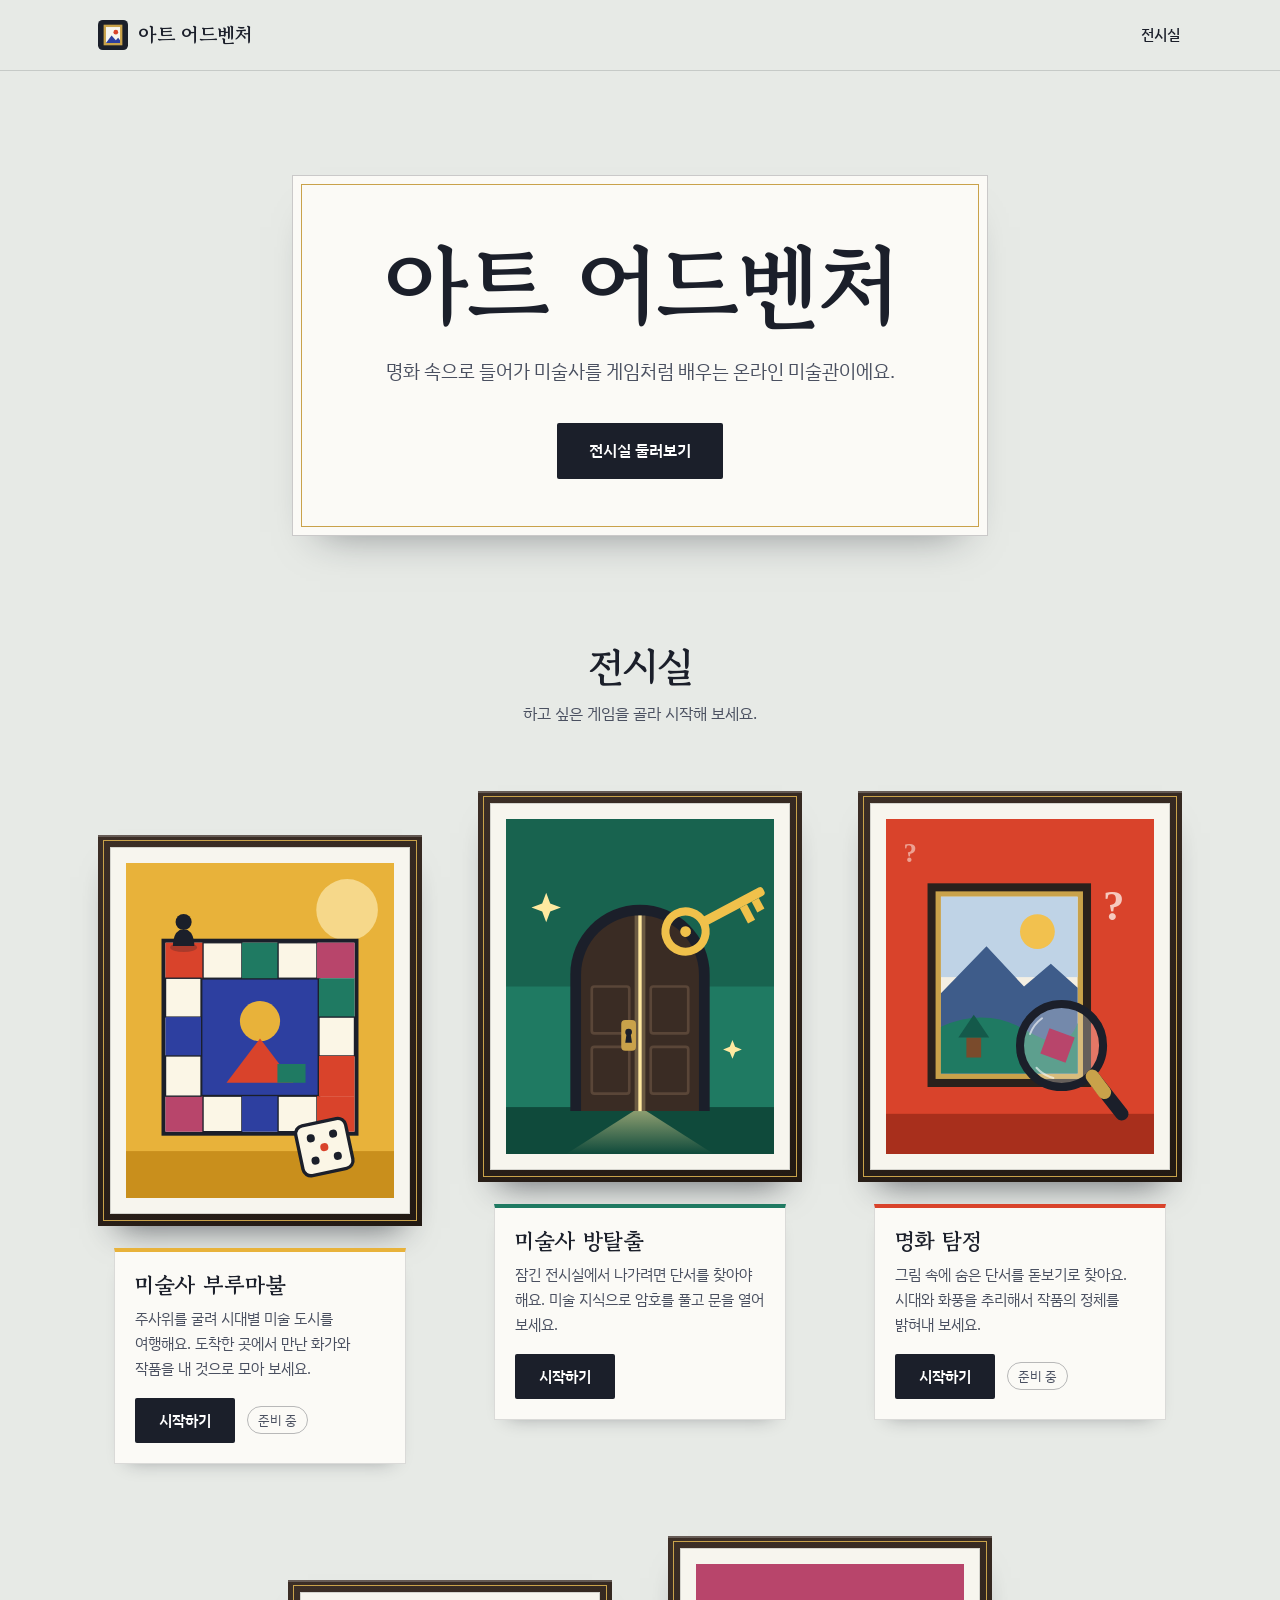
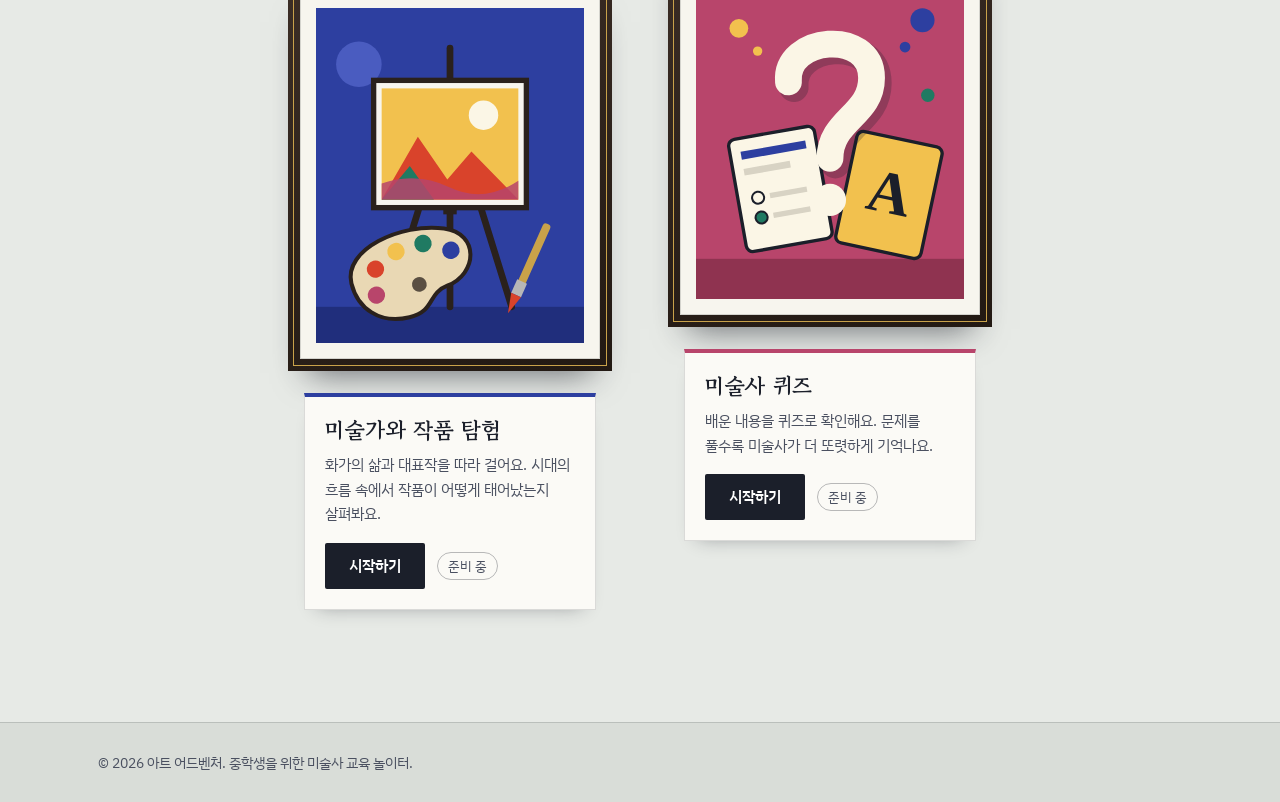
<file: index.html>
<!DOCTYPE html>
<html lang="ko">
<head>
  <meta charset="UTF-8">
  <meta name="viewport" content="width=device-width, initial-scale=1">
  <title>아트 어드벤처 | 미술사 온라인 미술관</title>
  <meta name="description" content="게임으로 배우는 중학생 미술사. 부루마불, 방탈출, 탐정 게임, 퀴즈로 명화와 화가를 만나 보세요.">
  <link rel="icon" href="images/favicon.svg" type="image/svg+xml">
  <link rel="preconnect" href="https://fonts.googleapis.com">
  <link rel="preconnect" href="https://fonts.gstatic.com" crossorigin>
  <link href="https://fonts.googleapis.com/css2?family=Gowun+Batang:wght@400;700&family=IBM+Plex+Sans+KR:wght@400;500;600&display=swap" rel="stylesheet">
  <link rel="stylesheet" href="css/style.css">
</head>
<body>
  <a class="skip-link" href="#gallery">전시실로 바로 가기</a>

  <header class="site-header">
    <div class="site-header-inner">
      <a class="brand" href="index.html">
        <img src="images/favicon.svg" alt="">
        <span data-site-name>아트 어드벤처</span>
      </a>
      <nav class="site-nav" aria-label="주요 메뉴">
        <a href="#gallery">전시실</a>
      </nav>
    </div>
  </header>

  <main>
    <section class="hero" aria-labelledby="site-title">
      <div class="hero-plate">
        <h1 id="site-title" data-site-name>아트 어드벤처</h1>
        <p class="hero-lead">명화 속으로 들어가 미술사를 게임처럼 배우는 온라인 미술관이에요.</p>
        <div class="hero-cta">
          <a class="btn btn-large" href="#gallery">전시실 둘러보기</a>
        </div>
      </div>
    </section>

    <section class="rooms" id="gallery" aria-labelledby="rooms-title">
      <div class="rooms-head">
        <h2 id="rooms-title">전시실</h2>
        <p>하고 싶은 게임을 골라 시작해 보세요.</p>
      </div>
      <div class="gallery" id="gallery-list">
        <noscript><p class="empty">게임 목록을 보려면 브라우저에서 JavaScript를 켜 주세요.</p></noscript>
      </div>
    </section>
  </main>

  <footer class="site-footer">
    <div class="site-footer-inner">
      <p>&copy; 2026 <span data-site-name>아트 어드벤처</span>. 중학생을 위한 미술사 교육 놀이터.</p>
    </div>
  </footer>

  <script src="js/games.js"></script>
  <script src="js/main.js"></script>
</body>
</html>
</file>
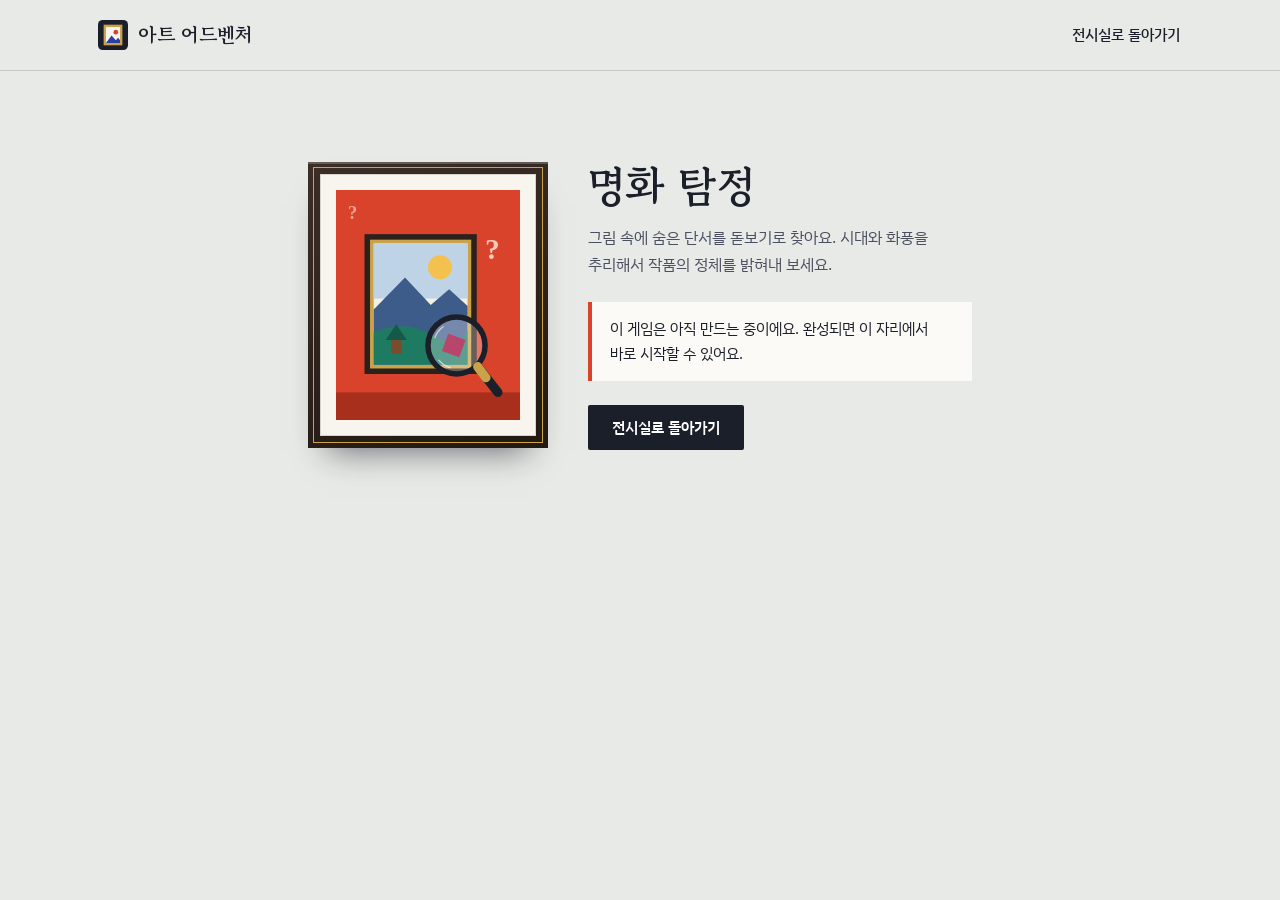
<file: games/art-detective/index.html>
<!DOCTYPE html>
<html lang="ko">
<head>
  <meta charset="UTF-8">
  <meta name="viewport" content="width=device-width, initial-scale=1">
  <title>게임 | 아트 어드벤처</title>
  <link rel="icon" href="../../images/favicon.svg" type="image/svg+xml">
  <link rel="preconnect" href="https://fonts.googleapis.com">
  <link rel="preconnect" href="https://fonts.gstatic.com" crossorigin>
  <link href="https://fonts.googleapis.com/css2?family=Gowun+Batang:wght@400;700&family=IBM+Plex+Sans+KR:wght@400;500;600&display=swap" rel="stylesheet">
  <link rel="stylesheet" href="../../css/style.css">
</head>
<body data-game="art-detective">
  <header class="site-header">
    <div class="site-header-inner">
      <a class="brand" href="../../index.html">
        <img src="../../images/favicon.svg" alt="">
        <span data-site-name>아트 어드벤처</span>
      </a>
      <nav class="site-nav" aria-label="주요 메뉴">
        <a href="../../index.html#gallery">전시실로 돌아가기</a>
      </nav>
    </div>
  </header>

  <main class="game-stage">
    <div class="frame">
      <div class="mat"><img id="game-image" src="../../images/favicon.svg" alt="" width="400" height="500"></div>
    </div>
    <div class="game-info">
      <h1 id="game-title">게임</h1>
      <p class="summary" id="game-summary"></p>
      <p class="notice">이 게임은 아직 만드는 중이에요. 완성되면 이 자리에서 바로 시작할 수 있어요.</p>
      <a class="btn" href="../../index.html#gallery">전시실로 돌아가기</a>
    </div>
  </main>

  <script src="../../js/games.js"></script>
  <script src="../../js/game-page.js"></script>
</body>
</html>
</file>
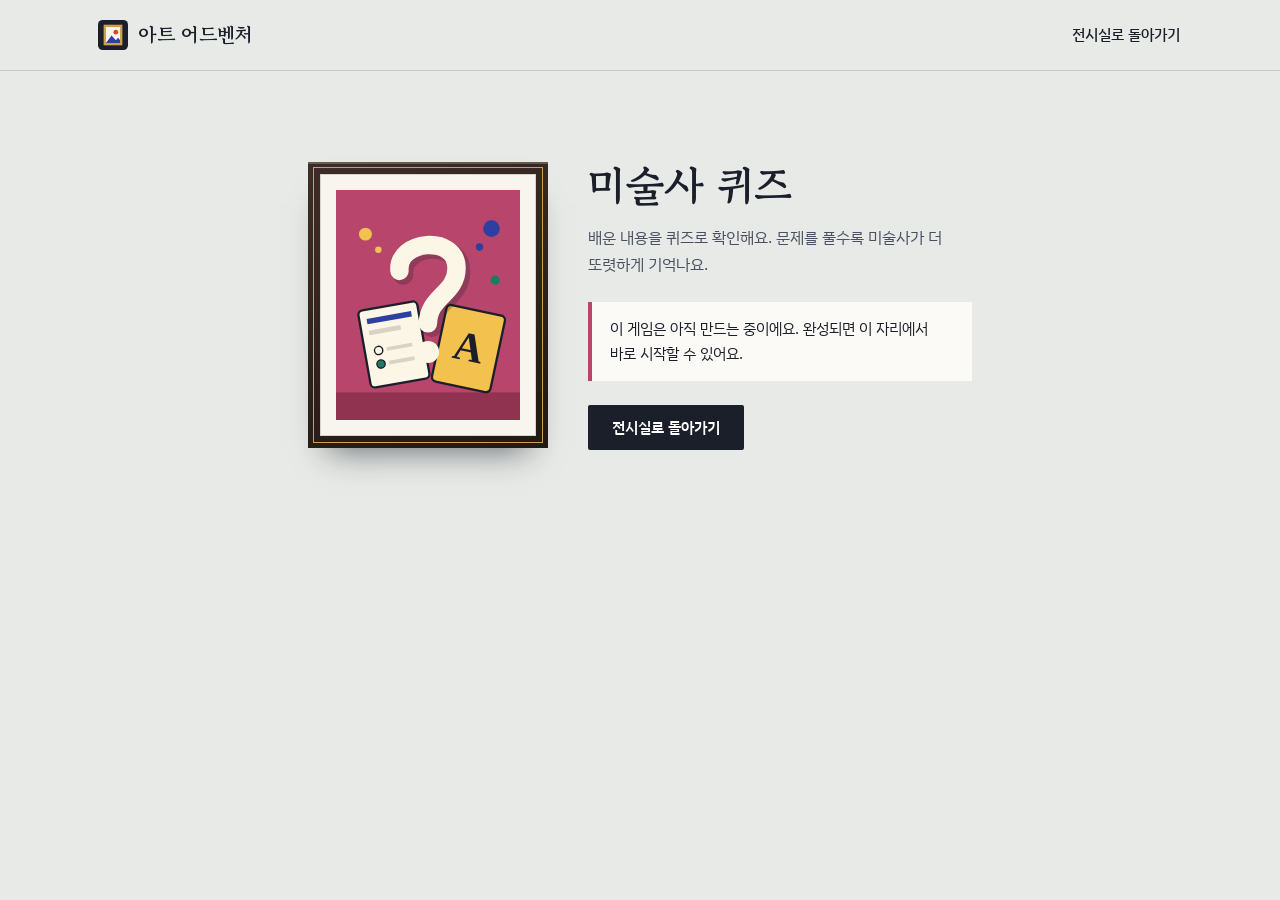
<file: games/art-quiz/index.html>
<!DOCTYPE html>
<html lang="ko">
<head>
  <meta charset="UTF-8">
  <meta name="viewport" content="width=device-width, initial-scale=1">
  <title>게임 | 아트 어드벤처</title>
  <link rel="icon" href="../../images/favicon.svg" type="image/svg+xml">
  <link rel="preconnect" href="https://fonts.googleapis.com">
  <link rel="preconnect" href="https://fonts.gstatic.com" crossorigin>
  <link href="https://fonts.googleapis.com/css2?family=Gowun+Batang:wght@400;700&family=IBM+Plex+Sans+KR:wght@400;500;600&display=swap" rel="stylesheet">
  <link rel="stylesheet" href="../../css/style.css">
</head>
<body data-game="art-quiz">
  <header class="site-header">
    <div class="site-header-inner">
      <a class="brand" href="../../index.html">
        <img src="../../images/favicon.svg" alt="">
        <span data-site-name>아트 어드벤처</span>
      </a>
      <nav class="site-nav" aria-label="주요 메뉴">
        <a href="../../index.html#gallery">전시실로 돌아가기</a>
      </nav>
    </div>
  </header>

  <main class="game-stage">
    <div class="frame">
      <div class="mat"><img id="game-image" src="../../images/favicon.svg" alt="" width="400" height="500"></div>
    </div>
    <div class="game-info">
      <h1 id="game-title">게임</h1>
      <p class="summary" id="game-summary"></p>
      <p class="notice">이 게임은 아직 만드는 중이에요. 완성되면 이 자리에서 바로 시작할 수 있어요.</p>
      <a class="btn" href="../../index.html#gallery">전시실로 돌아가기</a>
    </div>
  </main>

  <script src="../../js/games.js"></script>
  <script src="../../js/game-page.js"></script>
</body>
</html>
</file>
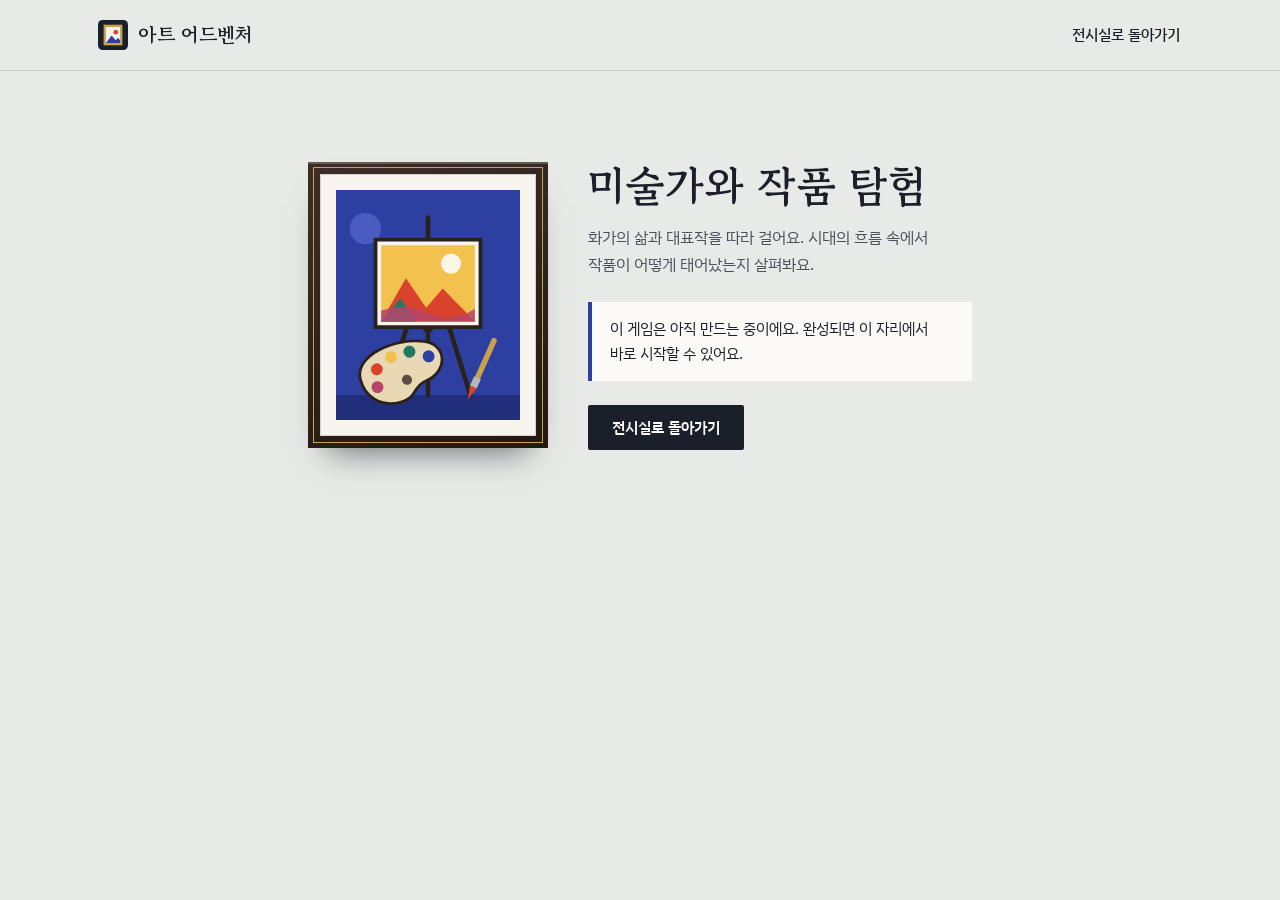
<file: games/artist-explorer/index.html>
<!DOCTYPE html>
<html lang="ko">
<head>
  <meta charset="UTF-8">
  <meta name="viewport" content="width=device-width, initial-scale=1">
  <title>게임 | 아트 어드벤처</title>
  <link rel="icon" href="../../images/favicon.svg" type="image/svg+xml">
  <link rel="preconnect" href="https://fonts.googleapis.com">
  <link rel="preconnect" href="https://fonts.gstatic.com" crossorigin>
  <link href="https://fonts.googleapis.com/css2?family=Gowun+Batang:wght@400;700&family=IBM+Plex+Sans+KR:wght@400;500;600&display=swap" rel="stylesheet">
  <link rel="stylesheet" href="../../css/style.css">
</head>
<body data-game="artist-explorer">
  <header class="site-header">
    <div class="site-header-inner">
      <a class="brand" href="../../index.html">
        <img src="../../images/favicon.svg" alt="">
        <span data-site-name>아트 어드벤처</span>
      </a>
      <nav class="site-nav" aria-label="주요 메뉴">
        <a href="../../index.html#gallery">전시실로 돌아가기</a>
      </nav>
    </div>
  </header>

  <main class="game-stage">
    <div class="frame">
      <div class="mat"><img id="game-image" src="../../images/favicon.svg" alt="" width="400" height="500"></div>
    </div>
    <div class="game-info">
      <h1 id="game-title">게임</h1>
      <p class="summary" id="game-summary"></p>
      <p class="notice">이 게임은 아직 만드는 중이에요. 완성되면 이 자리에서 바로 시작할 수 있어요.</p>
      <a class="btn" href="../../index.html#gallery">전시실로 돌아가기</a>
    </div>
  </main>

  <script src="../../js/games.js"></script>
  <script src="../../js/game-page.js"></script>
</body>
</html>
</file>
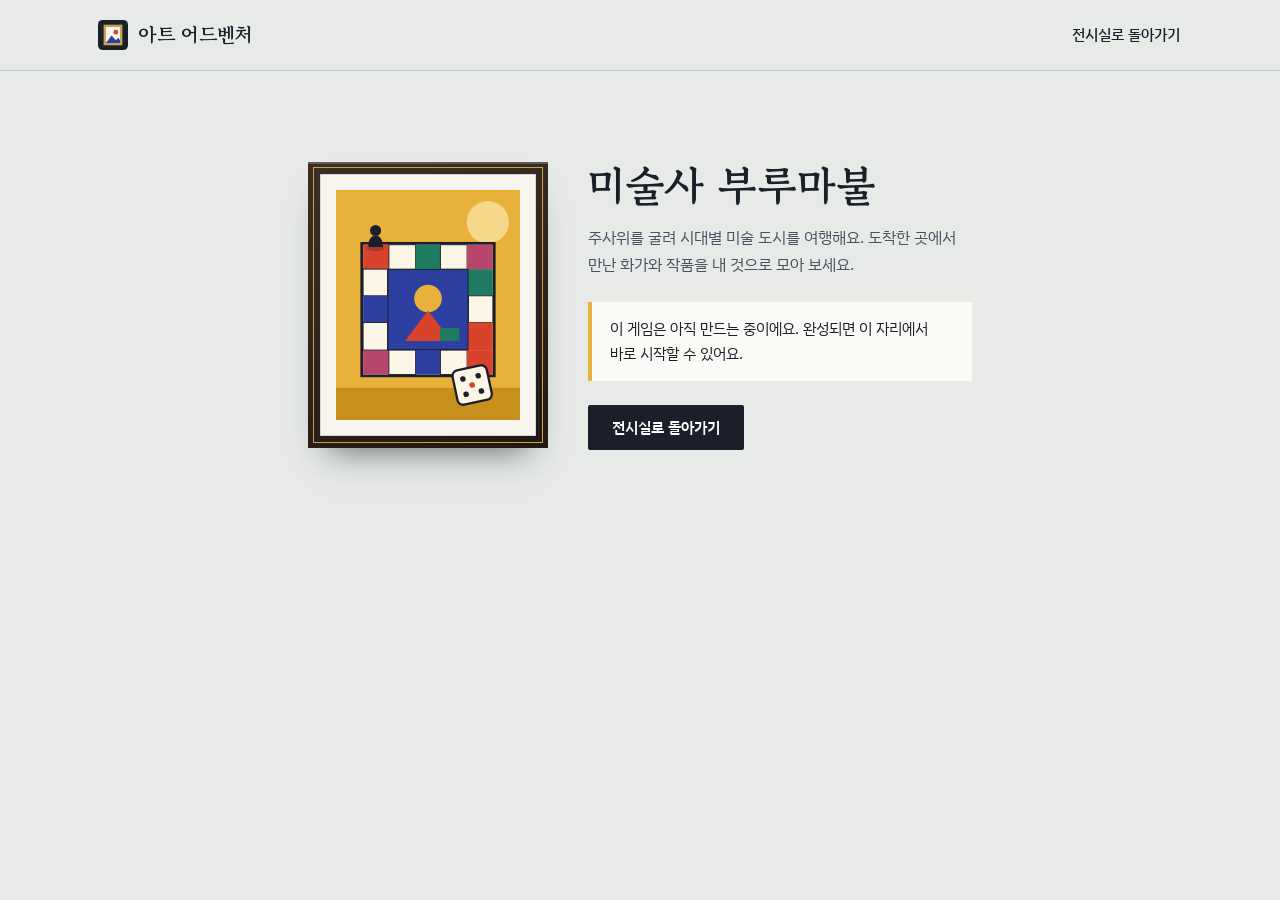
<file: games/borumarble/index.html>
<!DOCTYPE html>
<html lang="ko">
<head>
  <meta charset="UTF-8">
  <meta name="viewport" content="width=device-width, initial-scale=1">
  <title>게임 | 아트 어드벤처</title>
  <link rel="icon" href="../../images/favicon.svg" type="image/svg+xml">
  <link rel="preconnect" href="https://fonts.googleapis.com">
  <link rel="preconnect" href="https://fonts.gstatic.com" crossorigin>
  <link href="https://fonts.googleapis.com/css2?family=Gowun+Batang:wght@400;700&family=IBM+Plex+Sans+KR:wght@400;500;600&display=swap" rel="stylesheet">
  <link rel="stylesheet" href="../../css/style.css">
</head>
<body data-game="borumarble">
  <header class="site-header">
    <div class="site-header-inner">
      <a class="brand" href="../../index.html">
        <img src="../../images/favicon.svg" alt="">
        <span data-site-name>아트 어드벤처</span>
      </a>
      <nav class="site-nav" aria-label="주요 메뉴">
        <a href="../../index.html#gallery">전시실로 돌아가기</a>
      </nav>
    </div>
  </header>

  <main class="game-stage">
    <div class="frame">
      <div class="mat"><img id="game-image" src="../../images/favicon.svg" alt="" width="400" height="500"></div>
    </div>
    <div class="game-info">
      <h1 id="game-title">게임</h1>
      <p class="summary" id="game-summary"></p>
      <p class="notice">이 게임은 아직 만드는 중이에요. 완성되면 이 자리에서 바로 시작할 수 있어요.</p>
      <a class="btn" href="../../index.html#gallery">전시실로 돌아가기</a>
    </div>
  </main>

  <script src="../../js/games.js"></script>
  <script src="../../js/game-page.js"></script>
</body>
</html>
</file>
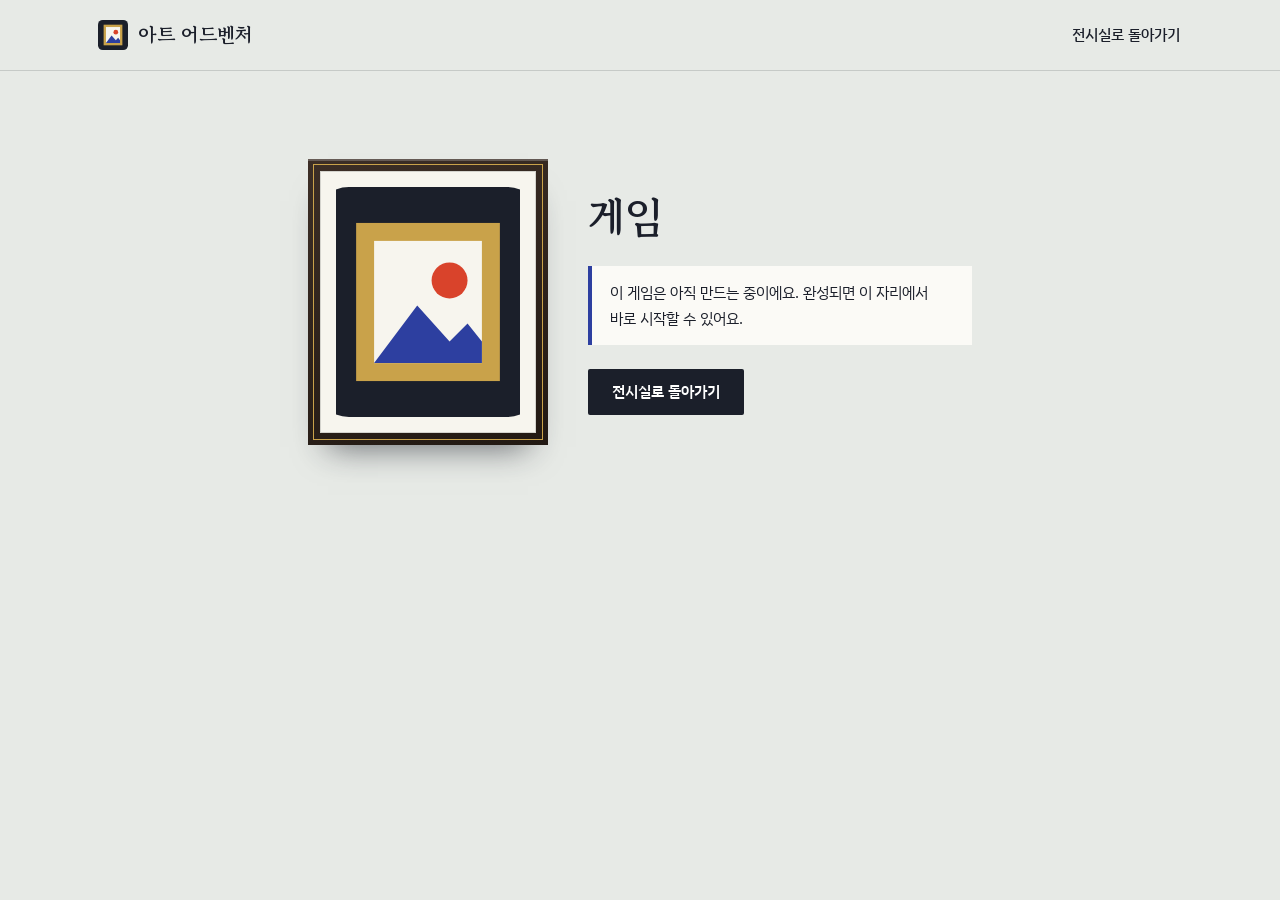
<file: games/_template.html>
<!DOCTYPE html>
<html lang="ko">
<head>
  <meta charset="UTF-8">
  <meta name="viewport" content="width=device-width, initial-scale=1">
  <title>게임 | 아트 어드벤처</title>
  <link rel="icon" href="../../images/favicon.svg" type="image/svg+xml">
  <link rel="preconnect" href="https://fonts.googleapis.com">
  <link rel="preconnect" href="https://fonts.gstatic.com" crossorigin>
  <link href="https://fonts.googleapis.com/css2?family=Gowun+Batang:wght@400;700&family=IBM+Plex+Sans+KR:wght@400;500;600&display=swap" rel="stylesheet">
  <link rel="stylesheet" href="../../css/style.css">
</head>
<body data-game="GAME_ID">
  <header class="site-header">
    <div class="site-header-inner">
      <a class="brand" href="../../index.html">
        <img src="../../images/favicon.svg" alt="">
        <span data-site-name>아트 어드벤처</span>
      </a>
      <nav class="site-nav" aria-label="주요 메뉴">
        <a href="../../index.html#gallery">전시실로 돌아가기</a>
      </nav>
    </div>
  </header>

  <main class="game-stage">
    <div class="frame">
      <div class="mat"><img id="game-image" src="../../images/favicon.svg" alt="" width="400" height="500"></div>
    </div>
    <div class="game-info">
      <h1 id="game-title">게임</h1>
      <p class="summary" id="game-summary"></p>
      <p class="notice">이 게임은 아직 만드는 중이에요. 완성되면 이 자리에서 바로 시작할 수 있어요.</p>
      <a class="btn" href="../../index.html#gallery">전시실로 돌아가기</a>
    </div>
  </main>

  <script src="../../js/games.js"></script>
  <script src="../../js/game-page.js"></script>
</body>
</html>
</file>
<file: css/style.css>
/* ==========================================================
   아트 어드벤처 : 온라인 미술관 스타일
   색: 회벽(wall) 바탕 + 물감 색 포인트
   ========================================================== */

:root {
  --wall: #E7EAE6;
  --wall-deep: #D9DDD8;
  --ink: #1B1F2A;
  --ink-soft: #4A5060;
  --paper: #FBFAF6;
  --gold: #C9A24A;
  --ultramarine: #2D3FA0;
  --accent: #2D3FA0;

  --font-display: 'Gowun Batang', 'Nanum Myeongjo', 'Noto Serif KR', serif;
  --font-body: 'IBM Plex Sans KR', 'Noto Sans KR', 'Apple SD Gothic Neo', 'Malgun Gothic', sans-serif;

  --max: 1180px;
  --gutter: clamp(20px, 5vw, 48px);
}

*, *::before, *::after { box-sizing: border-box; }

html { scroll-behavior: smooth; }

body {
  margin: 0;
  background: var(--wall);
  color: var(--ink);
  font-family: var(--font-body);
  font-size: 16px;
  line-height: 1.7;
  -webkit-font-smoothing: antialiased;
  word-break: keep-all;
}

img { max-width: 100%; }

a { color: inherit; }

a:focus-visible,
.btn:focus-visible {
  outline: 3px solid var(--ultramarine);
  outline-offset: 3px;
}

.skip-link {
  position: absolute;
  left: 12px;
  top: -60px;
  background: var(--ink);
  color: #fff;
  padding: 10px 16px;
  z-index: 10;
  text-decoration: none;
}
.skip-link:focus { top: 12px; }

/* ---------- 상단 바 ---------- */
.site-header {
  border-bottom: 1px solid rgba(27, 31, 42, 0.16);
}
.site-header-inner {
  max-width: var(--max);
  margin: 0 auto;
  padding: 18px var(--gutter);
  display: flex;
  align-items: center;
  justify-content: space-between;
  gap: 16px;
}
.brand {
  display: inline-flex;
  align-items: center;
  gap: 10px;
  text-decoration: none;
  font-family: var(--font-display);
  font-weight: 700;
  font-size: 20px;
}
.brand img { width: 30px; height: 30px; display: block; }
.site-nav a {
  text-decoration: none;
  font-weight: 500;
  font-size: 15px;
  padding: 6px 2px;
  border-bottom: 2px solid transparent;
}
.site-nav a:hover { border-bottom-color: var(--ink); }

/* ---------- 입구 (히어로) ---------- */
.hero {
  max-width: var(--max);
  margin: 0 auto;
  padding: clamp(48px, 9vw, 104px) var(--gutter) clamp(40px, 7vw, 80px);
  text-align: center;
}
.hero-plate {
  display: inline-block;
  max-width: 100%;
  padding: clamp(28px, 5vw, 56px) clamp(28px, 7vw, 96px);
  background: var(--paper);
  border: 1px solid rgba(27, 31, 42, 0.22);
  outline: 1px solid var(--gold);
  outline-offset: -10px;
  box-shadow: 0 24px 40px -28px rgba(27, 31, 42, 0.5);
  animation: plate-in 0.9s ease-out both;
}
.hero h1 {
  margin: 0;
  font-family: var(--font-display);
  font-weight: 700;
  font-size: clamp(44px, 9vw, 92px);
  line-height: 1.12;
  letter-spacing: -0.02em;
}
.hero-lead {
  margin: 20px auto 0;
  max-width: 30em;
  font-size: clamp(16px, 2.2vw, 19px);
  color: var(--ink-soft);
}
.hero-cta {
  margin-top: 36px;
}

@keyframes plate-in {
  from { opacity: 0; transform: translateY(-14px); }
  to   { opacity: 1; transform: translateY(0); }
}

/* ---------- 전시실 ---------- */
.rooms {
  max-width: var(--max);
  margin: 0 auto;
  padding: 24px var(--gutter) clamp(64px, 9vw, 112px);
}
.rooms-head {
  text-align: center;
  margin-bottom: clamp(36px, 6vw, 64px);
}
.rooms-head h2 {
  margin: 0;
  font-family: var(--font-display);
  font-size: clamp(28px, 4vw, 40px);
  line-height: 1.3;
}
.rooms-head p {
  margin: 8px 0 0;
  color: var(--ink-soft);
}

/* 개수가 늘어도 마지막 줄이 가운데 정렬돼요 */
.gallery {
  --gap: clamp(32px, 5vw, 56px);
  display: flex;
  flex-wrap: wrap;
  justify-content: center;
  gap: clamp(40px, 6vw, 72px) var(--gap);
}

.exhibit {
  flex: 0 0 calc((100% - 2 * var(--gap)) / 3);
  min-width: 0;
}

/* 갤러리 벽처럼 가운데 열을 살짝 아래로 걸어요 */
.exhibit:nth-child(3n + 2) { margin-top: 44px; }

/* 액자 */
.frame {
  display: block;
  padding: 12px;
  background: linear-gradient(160deg, #3C2E26, #221913);
  outline: 1px solid var(--gold);
  outline-offset: -6px;
  box-shadow:
    0 22px 32px -20px rgba(27, 31, 42, 0.65),
    0 2px 0 rgba(255, 255, 255, 0.22) inset;
}
.mat {
  background: #F7F5EE;
  padding: clamp(10px, 1.6vw, 16px);
  box-shadow: inset 0 0 0 1px rgba(0, 0, 0, 0.14);
}
.mat img {
  display: block;
  width: 100%;
  height: auto;
  aspect-ratio: 4 / 5;
  object-fit: cover;
}

/* 작품 설명 카드 */
.placard {
  width: 90%;
  margin: 22px auto 0;
  padding: 18px 20px 20px;
  background: var(--paper);
  border: 1px solid rgba(27, 31, 42, 0.14);
  border-top: 4px solid var(--accent);
  box-shadow: 0 10px 18px -14px rgba(27, 31, 42, 0.45);
}
.placard-title {
  margin: 0;
  font-family: var(--font-display);
  font-size: 22px;
  line-height: 1.35;
}
.placard-text {
  margin: 8px 0 0;
  font-size: 15px;
  line-height: 1.65;
  color: var(--ink-soft);
}
.placard-foot {
  margin-top: 16px;
  display: flex;
  align-items: center;
  gap: 12px;
  flex-wrap: wrap;
}

/* 버튼 */
.btn {
  display: inline-block;
  padding: 10px 24px;
  background: var(--ink);
  color: #fff;
  font-family: var(--font-body);
  font-weight: 600;
  font-size: 15px;
  text-decoration: none;
  border-radius: 2px;
  transition: background-color 0.2s;
}
.btn:hover { background: var(--ultramarine); }
.btn-large { padding: 14px 32px; font-size: 16px; }

.badge {
  font-size: 13px;
  color: var(--ink-soft);
  padding: 2px 10px;
  border: 1px solid rgba(27, 31, 42, 0.3);
  border-radius: 999px;
}

.empty {
  text-align: center;
  color: var(--ink-soft);
}

/* ---------- 하단 ---------- */
.site-footer {
  border-top: 1px solid rgba(27, 31, 42, 0.16);
  background: var(--wall-deep);
}
.site-footer-inner {
  max-width: var(--max);
  margin: 0 auto;
  padding: 28px var(--gutter);
  font-size: 14px;
  color: var(--ink-soft);
}
.site-footer p { margin: 0; }

/* ---------- 게임 준비 중 페이지 ---------- */
.game-stage {
  max-width: 760px;
  margin: 0 auto;
  padding: clamp(40px, 8vw, 88px) var(--gutter) clamp(56px, 9vw, 104px);
  display: flex;
  flex-wrap: wrap;
  gap: 40px;
  align-items: center;
  justify-content: center;
}
.game-stage .frame { width: 240px; flex: 0 0 auto; }
.game-info { flex: 1 1 280px; }
.game-info h1 {
  margin: 0;
  font-family: var(--font-display);
  font-size: clamp(30px, 5vw, 42px);
  line-height: 1.25;
}
.game-info .summary { margin: 12px 0 0; color: var(--ink-soft); }
.notice {
  margin: 24px 0;
  padding: 14px 18px;
  background: var(--paper);
  border-left: 4px solid var(--accent);
  font-size: 15px;
}

/* ---------- 화면 크기별 ---------- */
@media (max-width: 980px) {
  .exhibit { flex-basis: calc((100% - var(--gap)) / 2); }
  .exhibit:nth-child(3n + 2) { margin-top: 0; }
  .exhibit:nth-child(even) { margin-top: 44px; }
}

@media (max-width: 640px) {
  .exhibit { flex-basis: 100%; max-width: 420px; }
  .exhibit:nth-child(even) { margin-top: 0; }
  .brand { font-size: 18px; }
}

/* 움직임을 줄이고 싶은 사용자 설정을 존중해요 */
@media (prefers-reduced-motion: reduce) {
  html { scroll-behavior: auto; }
  .hero-plate { animation: none; }
  .btn { transition: none; }
}
</file>
